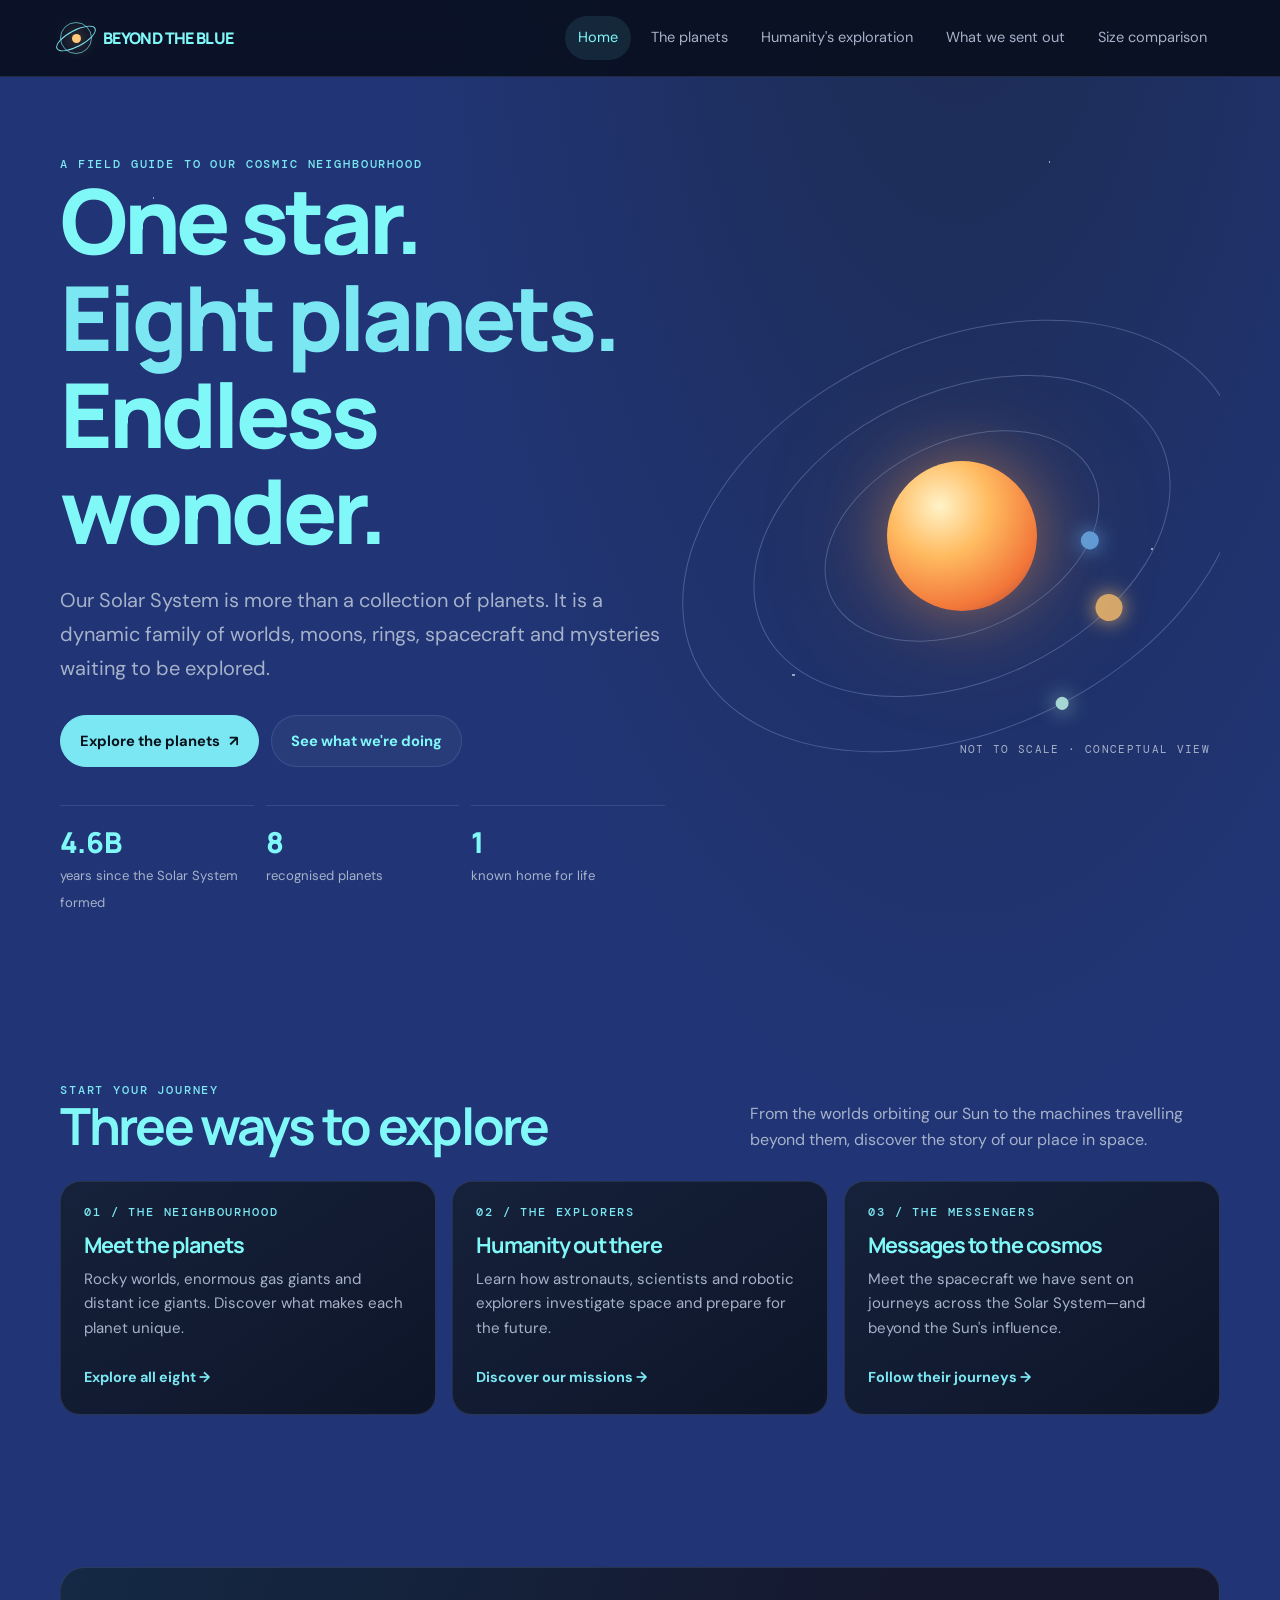
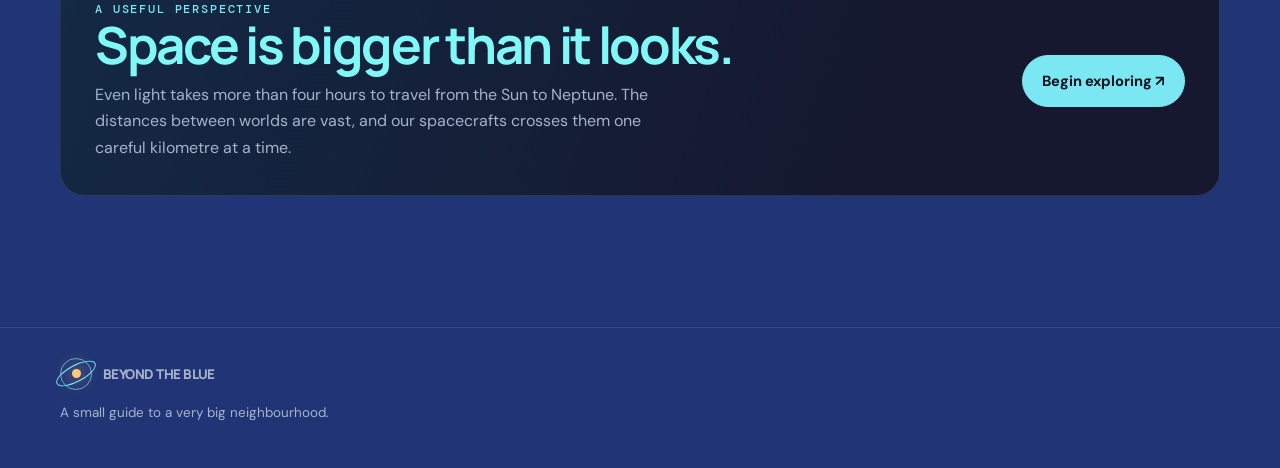
<file: index.html>
<!doctype html>
<html lang="en"><head><meta charset="utf-8"><meta name="viewport"
            content="width=device-width, initial-scale=1"><meta
            name="description"
            content="An interactive introduction to our Solar System, space exploration and humanity's spacecraft."><title>Explore
            the Solar System | Beyond the Blue</title><link rel="stylesheet"
            href="style.css"></head>
    <body><div class="starfield"></div><header class="topbar"><div
                class="shell nav"><a class="brand" href="index.html"><span
                        class="brand-mark"></span><span>BEYOND THE
                        BLUE</span></a><button class="menu-toggle"
                    aria-expanded="false"
                    aria-label="Open navigation">Menu</button><nav
                    class="navlinks"><a class="active"
                        href="index.html">Home</a><a class
                        href="planets.html">The planets</a><a class
                        href="humanity.html">Humanity's exploration</a><a class
                        href="outbound.html">What we sent
                        out</a>
                    <a class href="size.html">Size comparison</a></nav></div></header>

        <main><section class="shell hero"><div class="hero-copy"><div
                        class="eyebrow">A field guide to our cosmic
                        neighbourhood</div><h1>One star.<br><span>Eight
                            planets.</span><br>Endless wonder.</h1><p
                        class="lead">Our Solar System is more than a collection
                        of planets. It is a dynamic family of worlds, moons,
                        rings, spacecraft and mysteries waiting to be
                        explored.</p><div class="actions"><a
                            class="btn btn-primary" href="planets.html">Explore
                            the planets <span>↗</span></a><a
                            class="btn btn-ghost" href="humanity.html">See what
                            we're doing</a></div><div class="stat-row"><div
                            class="stat"><strong>4.6B</strong><span>years since
                                the Solar System formed</span></div><div
                            class="stat"><strong>8</strong><span>recognised
                                planets</span></div><div
                            class="stat"><strong>1</strong><span>known home for
                                life</span></div></div></div><div
                    class="hero-art"
                    aria-label="Stylised illustration of the Sun and planets"><div
                        class="orbit one"><i class="orb a" ></i></div><div
                        class="orbit two"><i class="orb b"></i></div><div
                        class="orbit three"><i class="orb c"></i></div><div
                        class="sun"></div><div class="orbit-label">NOT TO SCALE
                        · CONCEPTUAL VIEW</div></div>
                    <script>
                        const orbits = document.querySelectorAll(".orbit");

                        const speeds = [0.01, 0.007, 0.004];

                        const angles = [0, 120, 240];

                        function animate() {
                            orbits.forEach((orbit, index) => {
                                const planet = orbit.querySelector(".orb");

                                if (!planet) return;

                                const width = orbit.clientWidth;
                                const height = orbit.clientHeight;

                                // Update angle
                                angles[index] += speeds[index];

                                // Calculate position along the orbit
                                const x = (width / 2) * Math.cos(angles[index]);
                                const y = (height / 2) * Math.sin(angles[index]);

                                // Position planet
                                planet.style.left = `calc(50% + ${x}px)`;
                                planet.style.top = `calc(50% + ${y}px)`;
                            });

                            requestAnimationFrame(animate);
                        }

                        animate();
                    </script></section>
            <section class="section"><div class="shell"><div
                        class="section-head"><div><div class="eyebrow">Start
                                your journey</div><h2>Three ways to
                                explore</h2></div><p>From the worlds orbiting
                            our Sun to the machines travelling beyond them,
                            discover the story of our place in
                            space.</p></div><div class="grid"><article
                            class="card"><div class="eyebrow">01 / The
                                neighbourhood</div><h3>Meet the
                                planets</h3><p>Rocky worlds, enormous gas giants
                                and distant ice giants. Discover what makes each
                                planet unique.</p><a class="card-link"
                                href="planets.html">Explore all eight
                                →</a></article><article class="card"><div
                                class="eyebrow">02 / The
                                explorers</div><h3>Humanity out
                                there</h3><p>Learn how astronauts, scientists
                                and robotic explorers investigate space and
                                prepare for the future.</p><a class="card-link"
                                href="humanity.html">Discover our missions
                                →</a></article><article class="card"><div
                                class="eyebrow">03 / The
                                messengers</div><h3>Messages to the
                                cosmos</h3><p>Meet the spacecraft we have sent
                                on journeys across the Solar System—and beyond
                                the Sun's influence.</p><a class="card-link"
                                href="outbound.html">Follow their journeys
                                →</a></article></div></div></section>
            <section class="section"><div class="shell"><div
                        class="banner"><div><div class="eyebrow">A useful
                                perspective</div><h2>Space is bigger than it
                                looks.</h2><p>Even light takes more than four
                                hours to travel from the Sun to Neptune. The
                                distances between worlds are vast, and our
                                spacecrafts crosses them one careful kilometre at a
                                time.</p></div><a class="btn btn-primary"
                            href="planets.html">Begin exploring
                            ↗</a></div></div></section></main>

        <footer class="footer"><div class="shell footer-inner"><div><a
                        class="brand" href="index.html"><span
                            class="brand-mark"></span><span>BEYOND THE
                            BLUE</span></a><p style="margin:12px 0 0">A small
                        guide to a very big
                        neighbourhood.</p></div></div></footer><script
            src="script.js"></script></body></html>
</file>
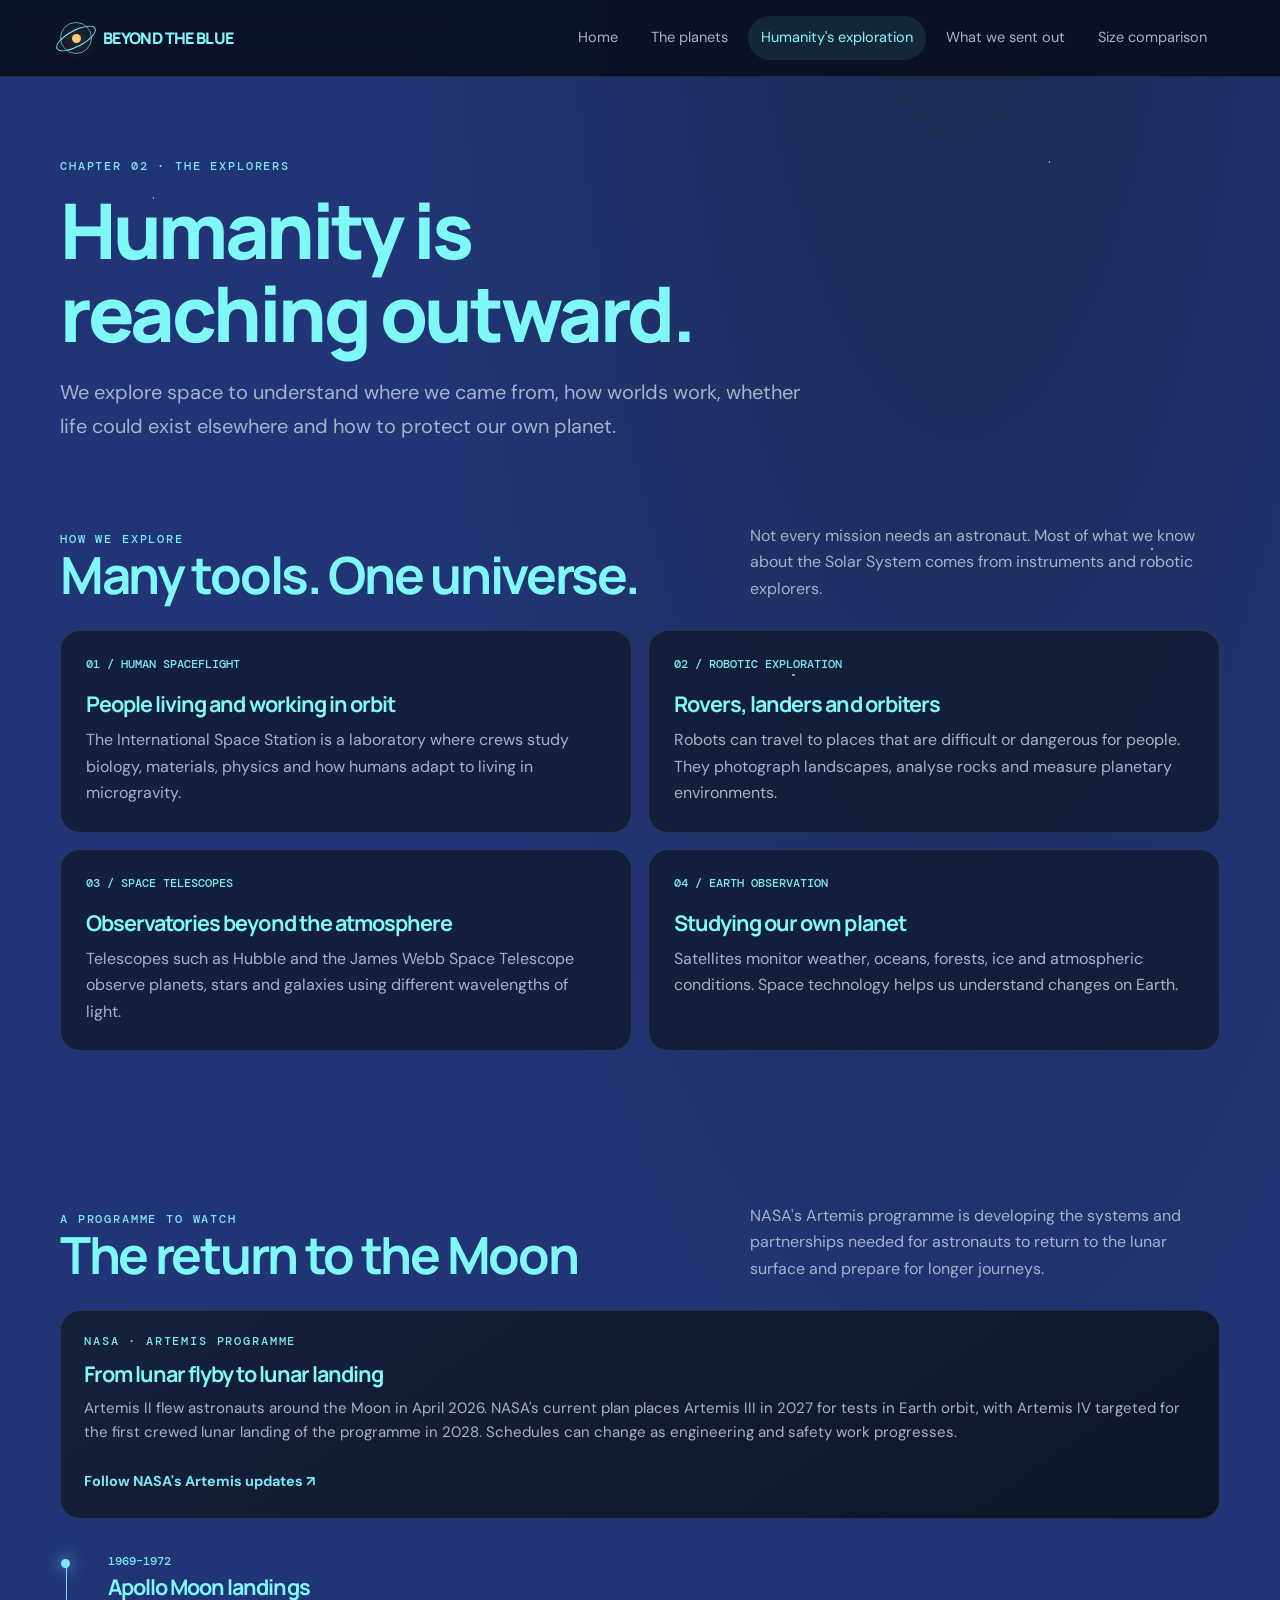
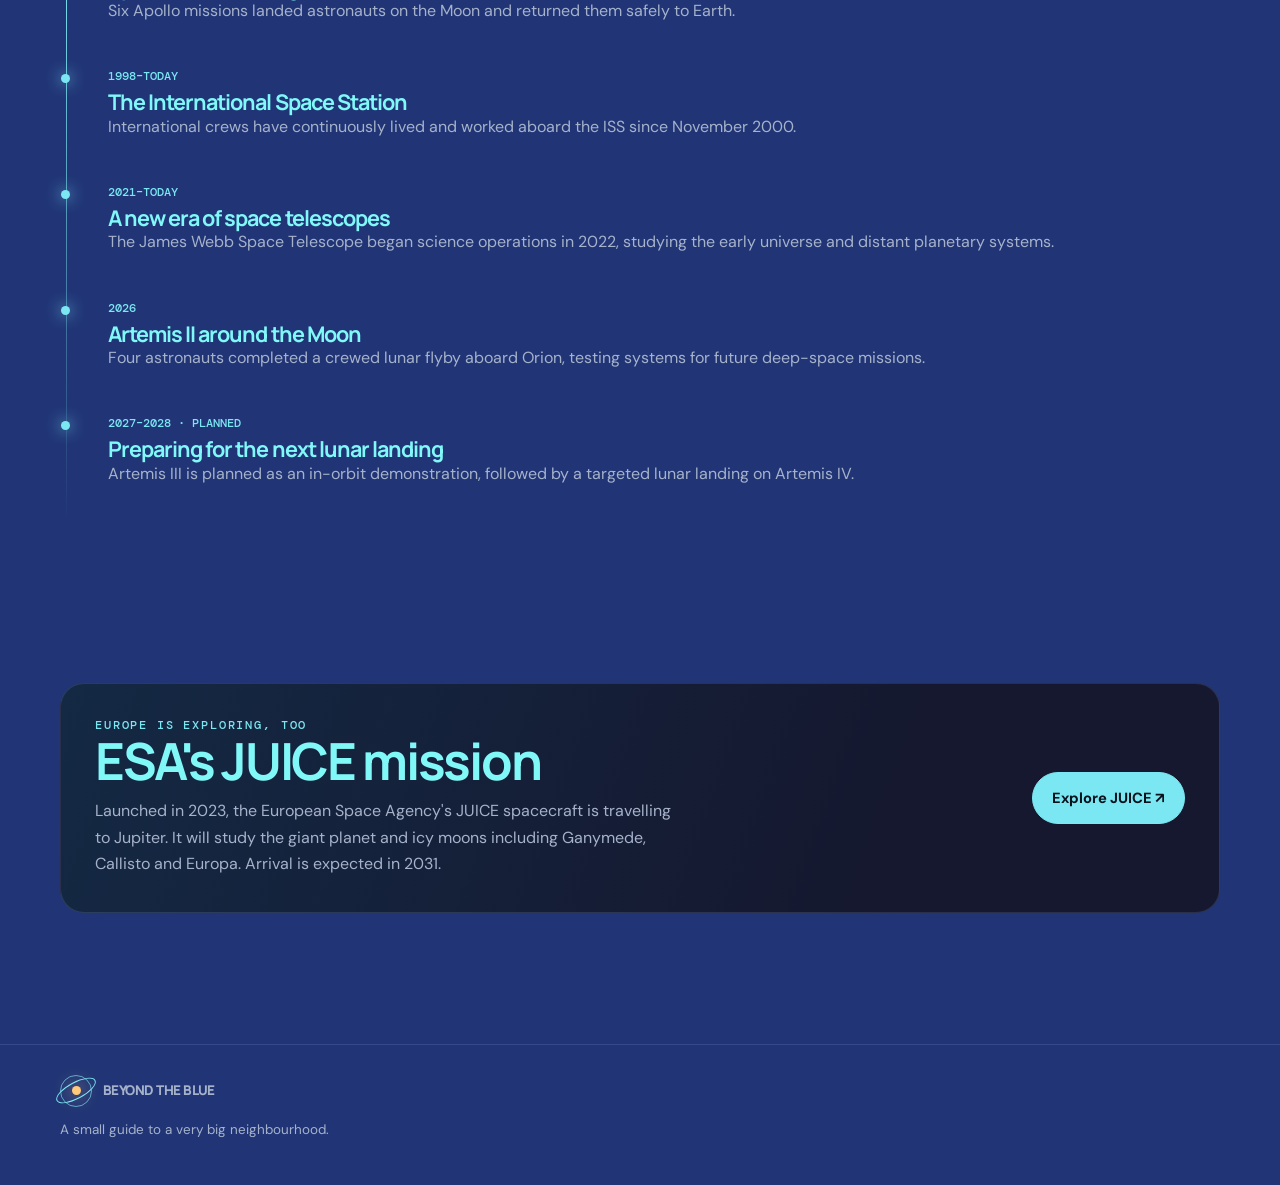
<file: humanity.html>
<!doctype html>
<html lang="en"><head><meta charset="utf-8"><meta name="viewport"
            content="width=device-width, initial-scale=1"><meta
            name="description"
            content="An interactive introduction to our Solar System, space exploration and humanity's spacecraft."><title>Humanity's
            Exploration | Beyond the Blue</title><link rel="stylesheet"
            href="style.css"></head>
    <body><div class="starfield"></div><header class="topbar"><div
                class="shell nav"><a class="brand" href="index.html"><span
                        class="brand-mark"></span><span>BEYOND THE
                        BLUE</span></a><button class="menu-toggle"
                    aria-expanded="false"
                    aria-label="Open navigation">Menu</button><nav
                    class="navlinks"><a class href="index.html">Home</a><a class
                        href="planets.html">The planets</a><a class="active"
                        href="humanity.html">Humanity's exploration</a><a class
                        href="outbound.html">What we sent
                        out</a>
                    <a class href="size.html">Size comparison</a></nav></div></header>

        <main class="shell"><section class="page-hero"><div
                    class="eyebrow">Chapter 02 · The explorers</div><h1>Humanity
                    is<br>reaching outward.</h1><p class="lead">We explore space
                    to understand where we came from, how worlds work, whether
                    life could exist elsewhere and how to protect our own
                    planet.</p></section>
            <section class="section" style="padding-top:10px"><div
                    class="section-head"><div><div class="eyebrow">How we
                            explore</div><h2>Many tools. One
                            universe.</h2></div><p>Not every mission needs an
                        astronaut. Most of what we know about the Solar System
                        comes from instruments and robotic
                        explorers.</p></div><div class="feature-grid"><article
                        class="feature"><div class="feature-number">01 / HUMAN
                            SPACEFLIGHT</div><h3>People living and working in
                            orbit</h3><p>The International Space Station is a
                            laboratory where crews study biology, materials,
                            physics and how humans adapt to living in
                            microgravity.</p></article><article
                        class="feature"><div class="feature-number">02 / ROBOTIC
                            EXPLORATION</div><h3>Rovers, landers and
                            orbiters</h3><p>Robots can travel to places that are
                            difficult or dangerous for people. They photograph
                            landscapes, analyse rocks and measure planetary
                            environments.</p></article><article
                        class="feature"><div class="feature-number">03 / SPACE
                            TELESCOPES</div><h3>Observatories beyond the
                            atmosphere</h3><p>Telescopes such as Hubble and the
                            James Webb Space Telescope observe planets, stars
                            and galaxies using different wavelengths of
                            light.</p></article><article class="feature"><div
                            class="feature-number">04 / EARTH
                            OBSERVATION</div><h3>Studying our own
                            planet</h3><p>Satellites monitor weather, oceans,
                            forests, ice and atmospheric conditions. Space
                            technology helps us understand changes on
                            Earth.</p></article></div></section>
            <section class="section"><div class="section-head"><div><div
                            class="eyebrow">A programme to watch</div><h2>The
                            return to the Moon</h2></div><p>NASA's Artemis
                        programme is developing the systems and partnerships
                        needed for astronauts to return to the lunar surface and
                        prepare for longer journeys.</p></div><div class="card"
                    style="min-height:0"><div class="eyebrow">NASA · ARTEMIS
                        PROGRAMME</div><h3>From lunar flyby to lunar
                        landing</h3><p>Artemis II flew astronauts around the
                        Moon in April 2026. NASA's current plan places Artemis
                        III in 2027 for tests in Earth orbit, with Artemis IV
                        targeted for the first crewed lunar landing of the
                        programme in 2028. Schedules can change as engineering
                        and safety work progresses.</p><a class="card-link"
                        href="https://www.nasa.gov/humans-in-space/artemis/"
                        target="_blank" rel="noopener">Follow NASA's Artemis
                        updates ↗</a></div>
                <div class="timeline"><div class="timeline-item"><div
                            class="year">1969–1972</div><h3>Apollo Moon
                            landings</h3><p>Six Apollo missions landed
                            astronauts on the Moon and returned them safely to
                            Earth.</p></div><div class="timeline-item"><div
                            class="year">1998–TODAY</div><h3>The International
                            Space Station</h3><p>International crews have
                            continuously lived and worked aboard the ISS since
                            November 2000.</p></div><div
                        class="timeline-item"><div
                            class="year">2021–TODAY</div><h3>A new era of space
                            telescopes</h3><p>The James Webb Space Telescope
                            began science operations in 2022, studying the early
                            universe and distant planetary
                            systems.</p></div><div class="timeline-item"><div
                            class="year">2026</div><h3>Artemis II around the
                            Moon</h3><p>Four astronauts completed a crewed lunar
                            flyby aboard Orion, testing systems for future
                            deep-space missions.</p></div><div
                        class="timeline-item"><div class="year">2027–2028 ·
                            PLANNED</div><h3>Preparing for the next lunar
                            landing</h3><p>Artemis III is planned as an in-orbit
                            demonstration, followed by a targeted lunar landing
                            on Artemis IV.</p></div></div></section>
            <section class="section"><div class="banner"><div><div
                            class="eyebrow">Europe is exploring,
                            too</div><h2>ESA's JUICE mission</h2><p>Launched in
                            2023, the European Space Agency's JUICE spacecraft
                            is travelling to Jupiter. It will study the giant
                            planet and icy moons including Ganymede, Callisto
                            and Europa. Arrival is expected in 2031.</p></div><a
                        class="btn btn-primary"
                        href="https://www.esa.int/Science_Exploration/Space_Science/Juice"
                        target="_blank" rel="noopener">Explore JUICE
                        ↗</a></div></section></main>

        <footer class="footer"><div class="shell footer-inner"><div><a
                        class="brand" href="index.html"><span
                            class="brand-mark"></span><span>BEYOND THE
                            BLUE</span></a><p style="margin:12px 0 0">A small
                        guide to a very big
                        neighbourhood.</p></div></div></footer><script
            src="script.js"></script></body></html>
</file>
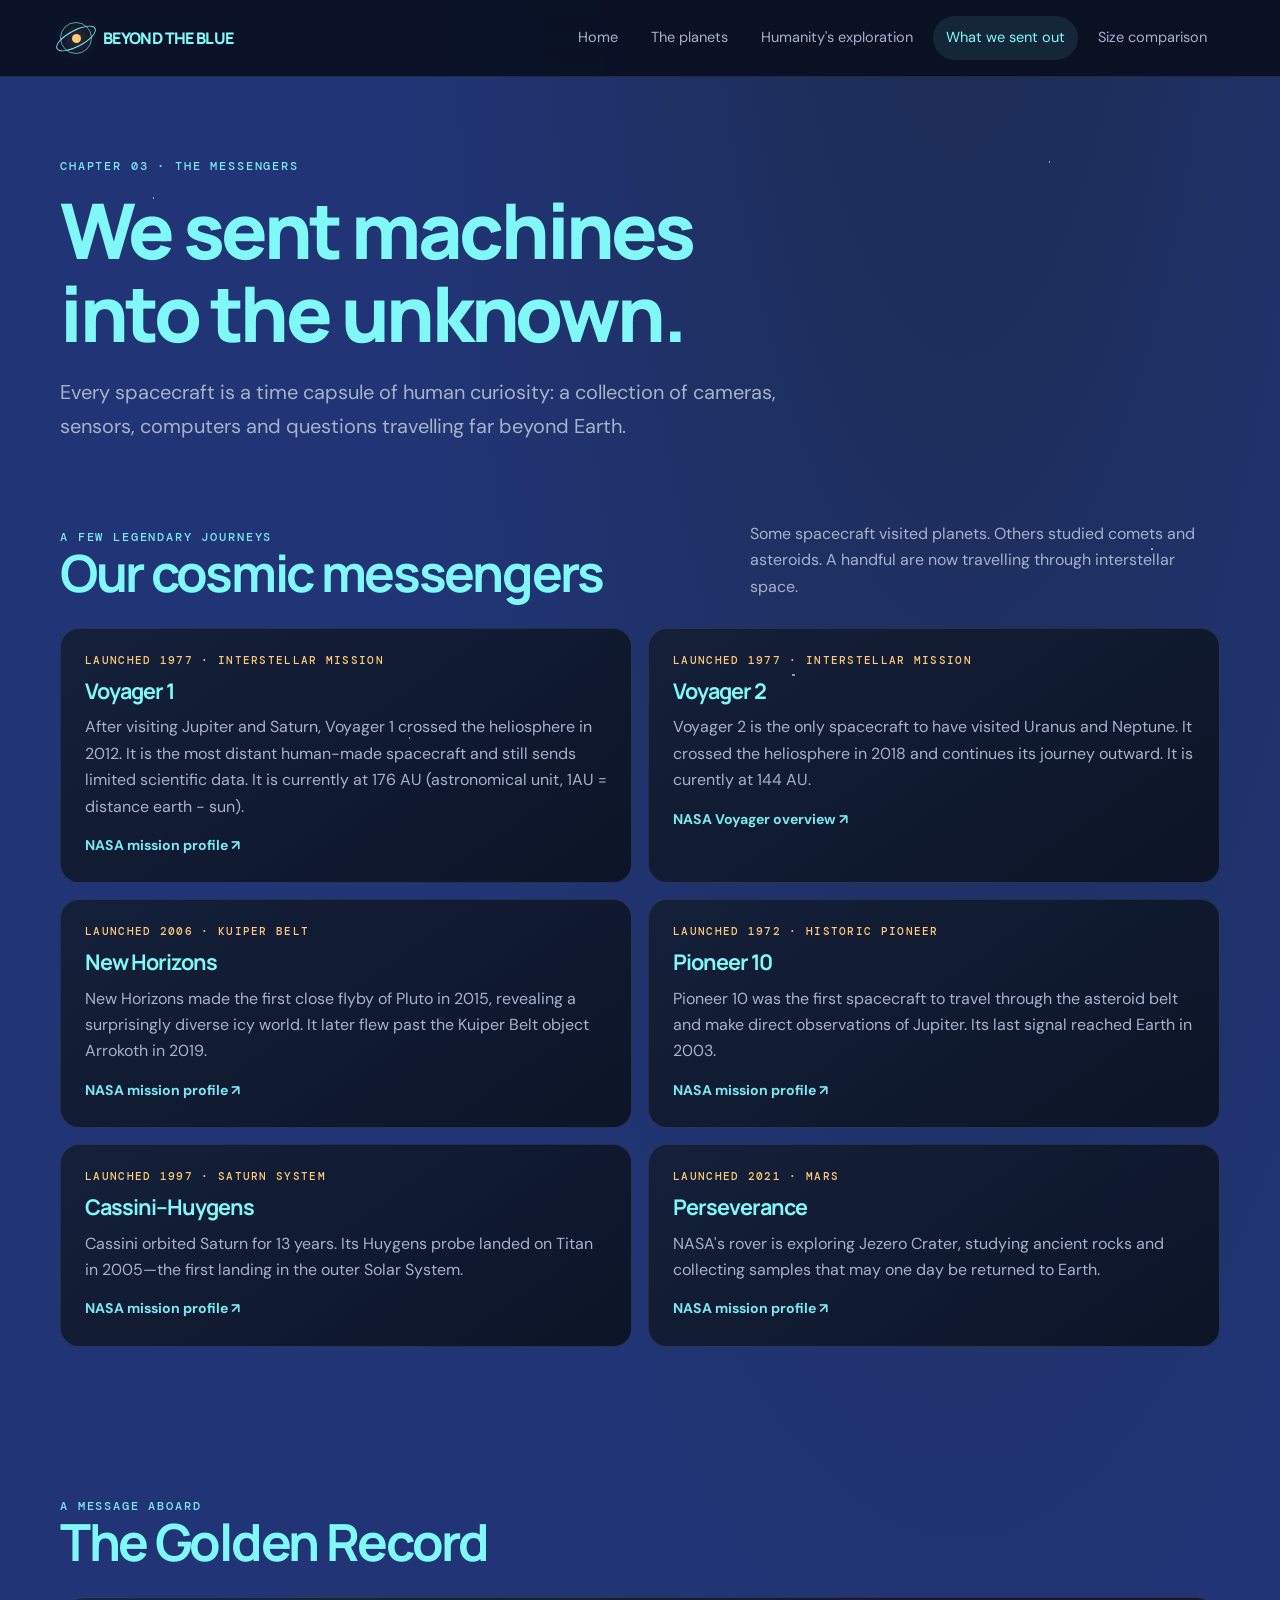
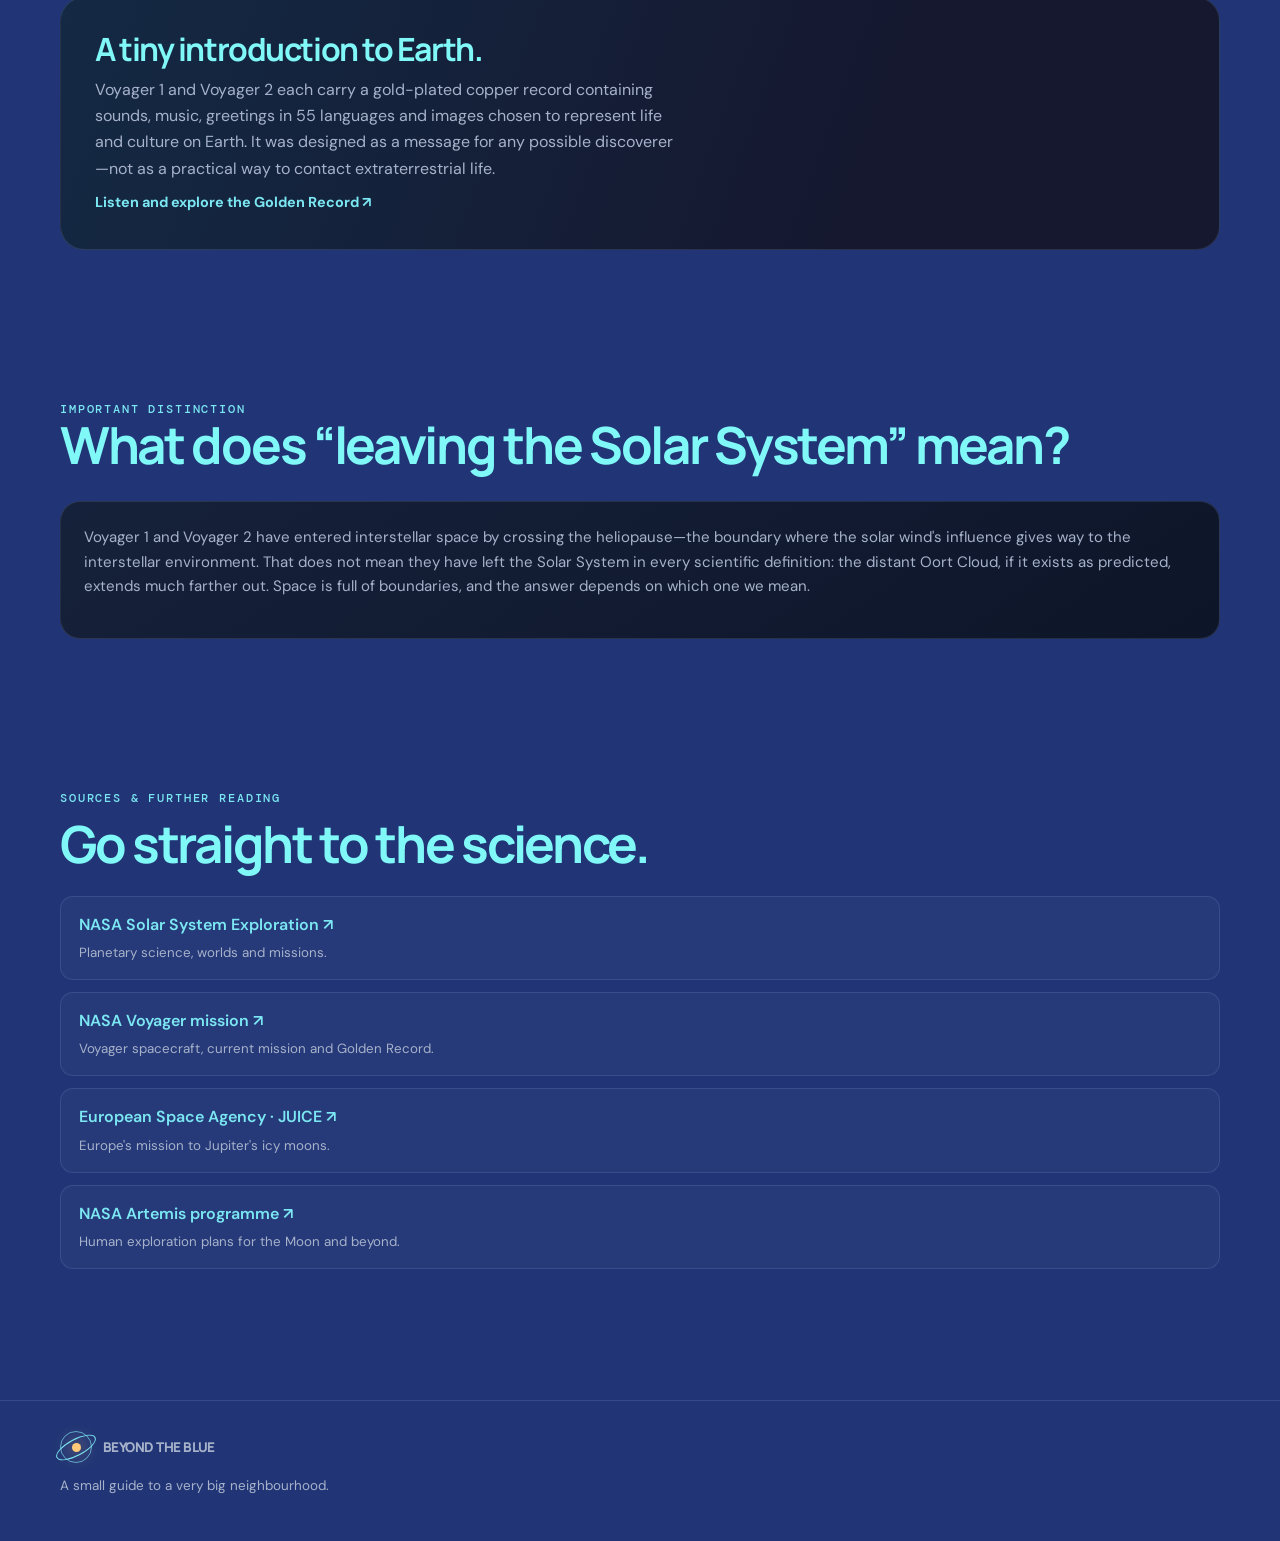
<file: outbound.html>
<!doctype html>
<html lang="en"><head><meta charset="utf-8"><meta name="viewport"
            content="width=device-width, initial-scale=1"><meta
            name="description"
            content="An interactive introduction to our Solar System, space exploration and humanity's spacecraft."><title>What
            We Sent Out | Beyond the Blue</title><link rel="stylesheet"
            href="style.css"></head>
    <body><div class="starfield"></div><header class="topbar"><div
                class="shell nav"><a class="brand" href="index.html"><span
                        class="brand-mark"></span><span>BEYOND THE
                        BLUE</span></a><button class="menu-toggle"
                    aria-expanded="false"
                    aria-label="Open navigation">Menu</button><nav
                    class="navlinks"><a class href="index.html">Home</a><a class
                        href="planets.html">The planets</a><a class
                        href="humanity.html">Humanity's exploration</a><a
                        class="active" href="outbound.html">What we sent
                        out</a>
                <a class href="size.html">Size comparison</a></nav></div></header>

        <main class="shell"><section class="page-hero"><div
                    class="eyebrow">Chapter 03 · The messengers</div><h1>We sent
                    machines<br>into the unknown.</h1><p class="lead">Every
                    spacecraft is a time capsule of human curiosity: a
                    collection of cameras, sensors, computers and questions
                    travelling far beyond Earth.</p></section>
            <section class="section" style="padding-top:8px"><div
                    class="section-head"><div><div class="eyebrow">A few
                            legendary journeys</div><h2>Our cosmic
                            messengers</h2></div><p>Some spacecraft visited
                        planets. Others studied comets and asteroids. A handful
                        are now travelling through interstellar
                        space.</p></div><div class="mission-grid">
                    <article class="mission-card"><div class="tag">Launched 1977
                            · Interstellar mission</div><h3>Voyager
                            1</h3><p>After visiting Jupiter and Saturn, Voyager
                            1 crossed the heliosphere in 2012. It is the most
                            distant human-made spacecraft and still sends
                            limited scientific data. It is currently at 176 AU (astronomical unit, 1AU = distance earth - sun).</p><a
                            href="https://science.nasa.gov/mission/voyager/voyager-1/"
                            target="_blank" rel="noopener">NASA mission profile
                            ↗</a></article>
                    <article class="mission-card"><div class="tag">Launched 1977
                            · Interstellar mission</div><h3>Voyager
                            2</h3><p>Voyager 2 is the only spacecraft to have
                            visited Uranus and Neptune. It crossed the
                            heliosphere in 2018 and continues its journey
                            outward. It is curently at 144 AU.</p><a
                            href="https://science.nasa.gov/mission/voyager/"
                            target="_blank" rel="noopener">NASA Voyager overview
                            ↗</a></article>
                    <article class="mission-card"><div class="tag">Launched 2006
                            · Kuiper Belt</div><h3>New Horizons</h3><p>New
                            Horizons made the first close flyby of Pluto in
                            2015, revealing a surprisingly diverse icy world. It
                            later flew past the Kuiper Belt object Arrokoth in
                            2019.</p><a
                            href="https://science.nasa.gov/mission/new-horizons/"
                            target="_blank" rel="noopener">NASA mission profile
                            ↗</a></article>
                    <article class="mission-card"><div class="tag">Launched 1972
                            · Historic pioneer</div><h3>Pioneer
                            10</h3><p>Pioneer 10 was the first spacecraft to
                            travel through the asteroid belt and make direct
                            observations of Jupiter. Its last signal reached
                            Earth in 2003.</p><a
                            href="https://science.nasa.gov/mission/pioneer-10/"
                            target="_blank" rel="noopener">NASA mission profile
                            ↗</a></article>
                    <article class="mission-card"><div class="tag">Launched 1997
                            · Saturn
                            system</div><h3>Cassini–Huygens</h3><p>Cassini
                            orbited Saturn for 13 years. Its Huygens probe
                            landed on Titan in 2005—the first landing in the
                            outer Solar System.</p><a
                            href="https://science.nasa.gov/mission/cassini/"
                            target="_blank" rel="noopener">NASA mission profile
                            ↗</a></article>
                    <article class="mission-card"><div class="tag">Launched 2021
                            · Mars</div><h3>Perseverance</h3><p>NASA's rover is
                            exploring Jezero Crater, studying ancient rocks and
                            collecting samples that may one day be returned to
                            Earth.</p><a
                            href="https://science.nasa.gov/mission/mars-2020-perseverance/"
                            target="_blank" rel="noopener">NASA mission profile
                            ↗</a></article>
                </div></section>
            <section class="section"><div class="section-head"><div><div
                            class="eyebrow">A message aboard</div><h2>The Golden
                            Record</h2></div></div><div class="banner"><div><h2
                            style="font-size:2rem">A tiny introduction to
                            Earth.</h2><p>Voyager 1 and Voyager 2 each carry a
                            gold-plated copper record containing sounds, music,
                            greetings in 55 languages and images chosen to
                            represent life and culture on Earth. It was designed
                            as a message for any possible discoverer—not as a
                            practical way to contact extraterrestrial
                            life.</p><a class="card-link"
                            href="https://science.nasa.gov/mission/voyager/golden-record/"
                            target="_blank" rel="noopener">Listen and explore
                            the Golden Record ↗</a></div></div></section>
            <section class="section"><div class="section-head"><div><div
                            class="eyebrow">Important distinction</div><h2>What
                            does “leaving the Solar System”
                            mean?</h2></div></div><div class="card"
                    style="min-height:0"><p>Voyager 1 and Voyager 2 have entered
                        interstellar space by crossing the heliopause—the
                        boundary where the solar wind's influence gives way to
                        the interstellar environment. That does not mean they
                        have left the Solar System in every scientific
                        definition: the distant Oort Cloud, if it exists as
                        predicted, extends much farther out. Space is full of
                        boundaries, and the answer depends on which one we
                        mean.</p></div></section>
            <section class="section"><div class="eyebrow">Sources & further
                    reading</div><h2 style="margin:10px 0 24px">Go straight to
                    the science.</h2><div class="sources"><div class="source"><a
                            href="https://science.nasa.gov/solar-system/"
                            target="_blank" rel="noopener">NASA Solar System
                            Exploration ↗</a><small>Planetary science, worlds
                            and missions.</small></div><div class="source"><a
                            href="https://science.nasa.gov/mission/voyager/"
                            target="_blank" rel="noopener">NASA Voyager mission
                            ↗</a><small>Voyager spacecraft, current mission and
                            Golden Record.</small></div><div class="source"><a
                            href="https://www.esa.int/Science_Exploration/Space_Science/Juice"
                            target="_blank" rel="noopener">European Space Agency
                            · JUICE ↗</a><small>Europe's mission to Jupiter's
                            icy moons.</small></div><div class="source"><a
                            href="https://www.nasa.gov/humans-in-space/artemis/"
                            target="_blank" rel="noopener">NASA Artemis
                            programme ↗</a><small>Human exploration plans for
                            the Moon and
                            beyond.</small></div></div></section></main>

        <footer class="footer"><div class="shell footer-inner"><div><a
                        class="brand" href="index.html"><span
                            class="brand-mark"></span><span>BEYOND THE
                            BLUE</span></a><p style="margin:12px 0 0">A small
                        guide to a very big
                        neighbourhood.</p></div></div></footer><script
            src="script.js"></script></body></html>
</file>
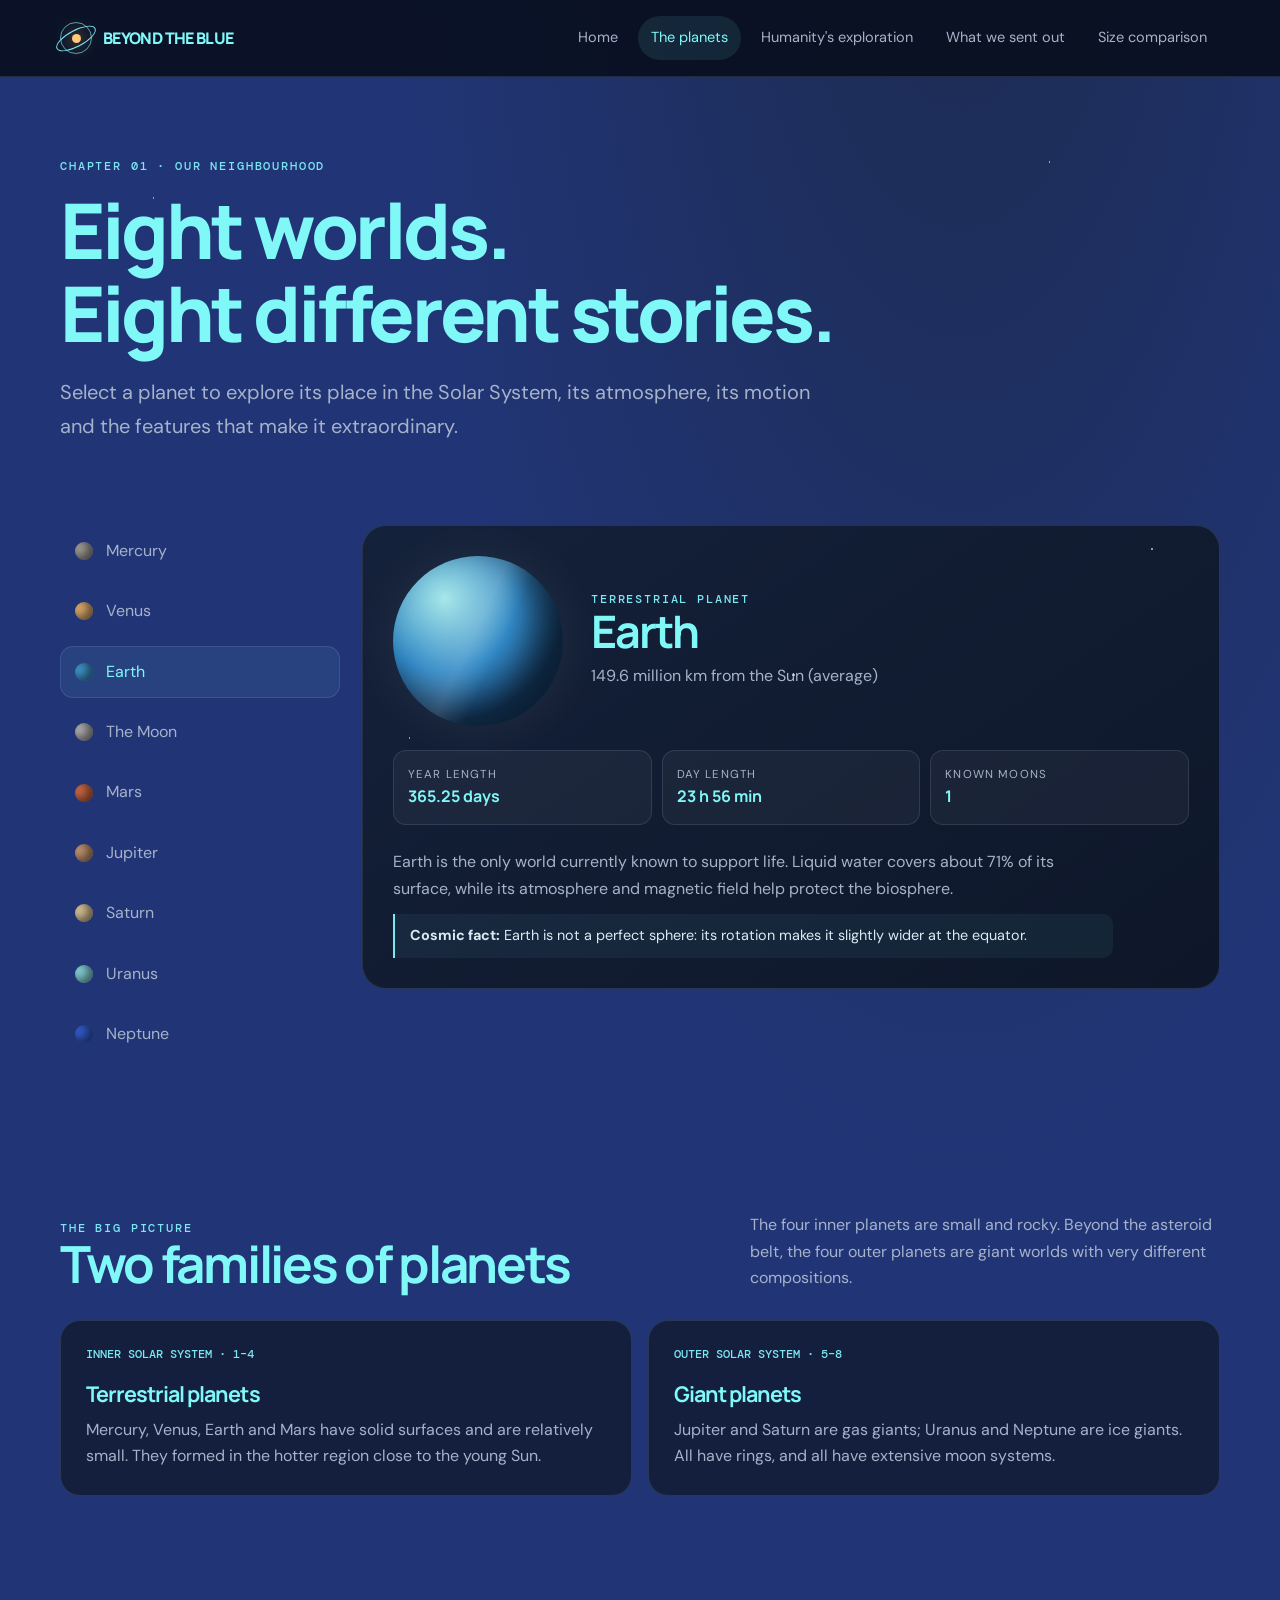
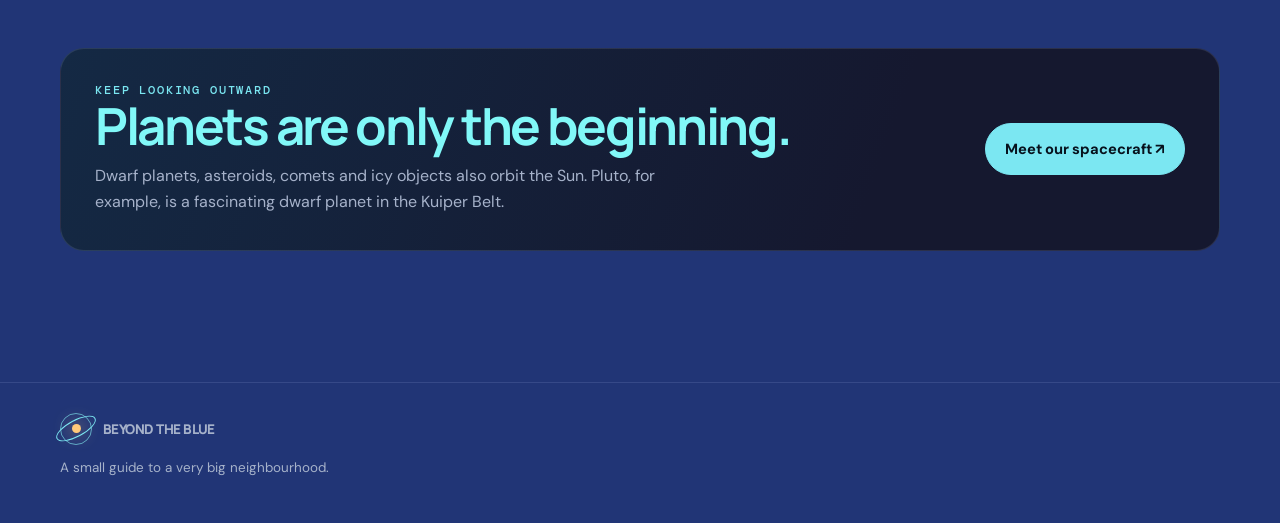
<file: planets.html>
<!doctype html>
<html lang="en"><head><meta charset="utf-8"><meta name="viewport"
            content="width=device-width, initial-scale=1"><meta
            name="description"
            content="An interactive introduction to our Solar System, space exploration and humanity's spacecraft."><title>The
            Planets | Beyond the Blue</title><link rel="stylesheet"
            href="style.css"></head>
    <body><div class="starfield"></div><header class="topbar"><div
                class="shell nav"><a class="brand" href="index.html"><span
                        class="brand-mark"></span><span>BEYOND THE
                        BLUE</span></a><button class="menu-toggle"
                    aria-expanded="false"
                    aria-label="Open navigation">Menu</button><nav
                    class="navlinks"><a class href="index.html">Home</a><a
                        class="active" href="planets.html">The planets</a><a
                        class href="humanity.html">Humanity's exploration</a><a
                        class href="outbound.html">What we sent
                        out</a>
                    <a class href="size.html">Size comparison</a></nav></div></header>

        <main class="shell"><section class="page-hero"><div
                    class="eyebrow">Chapter 01 · Our
                    neighbourhood</div><h1>Eight worlds.<br>Eight different
                    stories.</h1><p class="lead">Select a planet to explore its
                    place in the Solar System, its atmosphere, its motion and
                    the features that make it extraordinary.</p></section>
            <section class="section" style="padding-top:12px"><div
                    class="planet-layout"><div class="planet-list"
                        aria-label="Choose a planet">
                        <button class="planet-tab" data-planet="Mercury"><span
                                class="planet-dot"
                                style="background:#9c9892"></span>Mercury</button><button
                            class="planet-tab" data-planet="Venus"><span
                                class="planet-dot"
                                style="background:#d6a56a"></span>Venus</button><button
                            class="planet-tab" data-planet="Earth"><span
                                class="planet-dot"
                                style="background:#3c91c5"></span>Earth</button><button
                            class="planet-tab" data-planet="Moon"><span
                                class="planet-dot"
                                style="background:darkgray"></span>The Moon</button><button
                            class="planet-tab" data-planet="Mars"><span
                                class="planet-dot"
                                style="background:#c76542"></span>Mars</button><button
                            class="planet-tab" data-planet="Jupiter"><span
                                class="planet-dot"
                                style="background:#bd906c"></span>Jupiter</button><button
                            class="planet-tab" data-planet="Saturn"><span
                                class="planet-dot"
                                style="background:#d3bd91"></span>Saturn</button><button
                            class="planet-tab" data-planet="Uranus"><span
                                class="planet-dot"
                                style="background:#80cbd1"></span>Uranus</button><button
                            class="planet-tab" data-planet="Neptune"><span
                                class="planet-dot"
                                style="background:#315ac6"></span>Neptune</button></div>
                    <div class="planet-panel" id="planet-panel"
                        aria-live="polite"></div></div></section>
            <section class="section"><div class="section-head"><div><div
                            class="eyebrow">The big picture</div><h2>Two
                            families of planets</h2></div><p>The four inner
                        planets are small and rocky. Beyond the asteroid belt,
                        the four outer planets are giant worlds with very
                        different compositions.</p></div><div
                    class="feature-grid"><article class="feature"><div
                            class="feature-number">INNER SOLAR SYSTEM ·
                            1–4</div><h3>Terrestrial planets</h3><p>Mercury,
                            Venus, Earth and Mars have solid surfaces and are
                            relatively small. They formed in the hotter region
                            close to the young Sun.</p></article><article
                        class="feature"><div class="feature-number">OUTER SOLAR
                            SYSTEM · 5–8</div><h3>Giant planets</h3><p>Jupiter
                            and Saturn are gas giants; Uranus and Neptune are
                            ice giants. All have rings, and all have extensive
                            moon systems.</p></article></div></section>
            <section class="section"><div class="banner"><div><div
                            class="eyebrow">Keep looking
                            outward</div><h2>Planets are only the
                            beginning.</h2><p>Dwarf planets, asteroids, comets
                            and icy objects also orbit the Sun. Pluto, for
                            example, is a fascinating dwarf planet in the Kuiper
                            Belt.</p></div><a class="btn btn-primary"
                        href="outbound.html">Meet our spacecraft
                        ↗</a></div></section></main>

        <footer class="footer"><div class="shell footer-inner"><div><a
                        class="brand" href="index.html"><span
                            class="brand-mark"></span><span>BEYOND THE
                            BLUE</span></a><p style="margin:12px 0 0">A small
                        guide to a very big
                        neighbourhood.</p></div></div></footer><script
            src="script.js"></script></body></html>
</file>
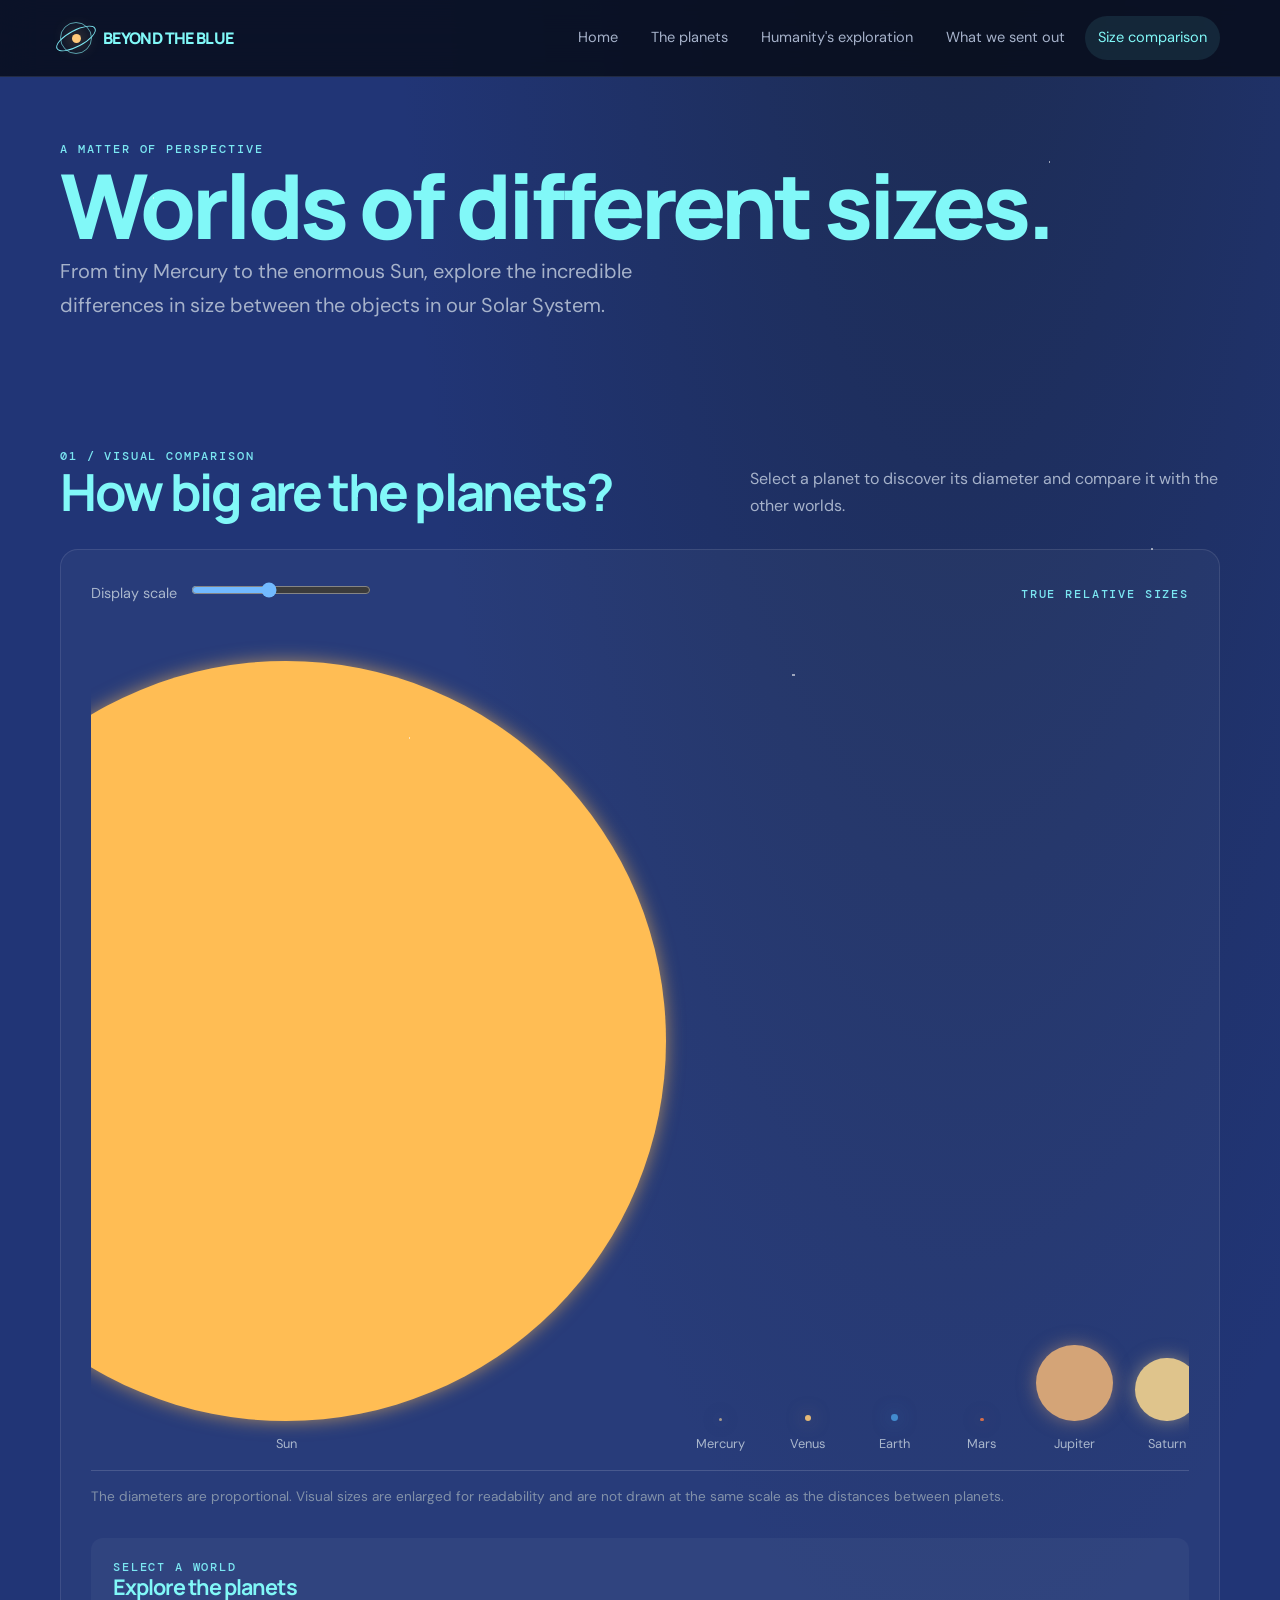
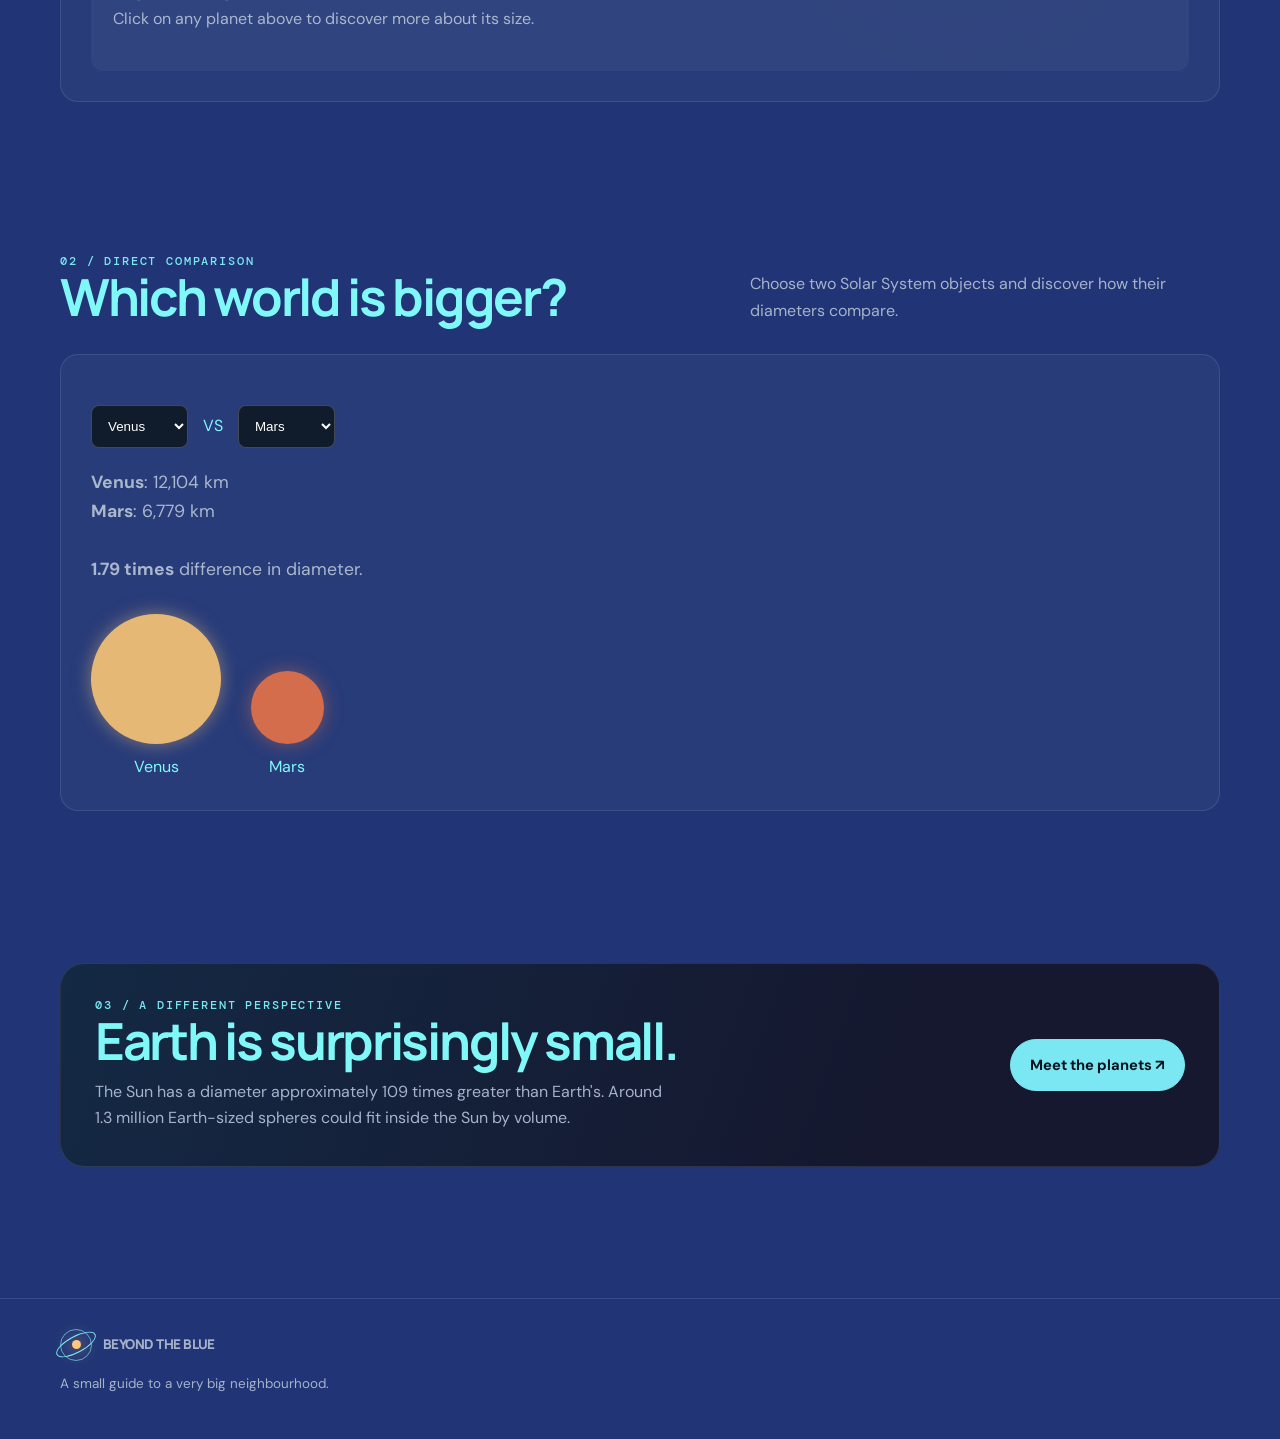
<file: size.html>
<!doctype html>
<html lang="en">
<head>
    <meta charset="utf-8">
    <meta name="viewport" content="width=device-width, initial-scale=1">
    <meta name="description" content="Compare the sizes of the Sun and planets in our Solar System.">
    <title>Size Comparison | Beyond the Blue</title>
    <link rel="stylesheet" href="style.css">

    <style>
        .size-intro {
            padding-top: 65px;
            padding-bottom: 35px;
        }

        .comparison-panel {
            background: rgba(255,255,255,0.035);
            border: 1px solid rgba(255,255,255,0.1);
            border-radius: 18px;
            padding: 30px;
            margin-top: 30px;
        }

        .comparison-controls {
            display: flex;
            flex-wrap: wrap;
            gap: 20px;
            align-items: center;
            justify-content: space-between;
            margin-bottom: 25px;
        }

        .comparison-controls label {
            color: #aab7cc;
            font-size: 0.9rem;
        }

        .comparison-controls input {
            accent-color: #72baff;
            width: 180px;
            margin-left: 10px;
        }

        .planet-display {
            min-height: 280px;
            display: flex;
            align-items: flex-end;
            justify-content: center;
            gap: 22px;
            padding: 30px 10px 15px;
            overflow-x: auto;
            overflow-y: hidden;
            border-bottom: 1px solid rgba(255,255,255,0.15);
        }

        .planet-item {
            flex: 0 0 auto;
            display: flex;
            flex-direction: column;
            align-items: center;
            justify-content: flex-end;
            gap: 12px;
            cursor: pointer;
            min-width: 65px;
        }

        .planet-circle {
            width: var(--size);
            height: var(--size);
            max-width: none;
            max-height: none;
            min-width: 2px;
            min-height: 2px;
            border-radius: 50%;
            background: var(--planet-color);
            box-shadow: 0 0 18px var(--planet-glow);
            transition: transform 0.2s, box-shadow 0.2s;
        }

        .planet-item:hover .planet-circle,
        .planet-item.selected .planet-circle {
            transform: scale(1.12);
            box-shadow: 0 0 28px var(--planet-glow);
        }

        .planet-item span {
            color: #aab7cc;
            font-size: 0.8rem;
            white-space: nowrap;
        }

        .planet-info {
            margin-top: 30px;
            padding: 22px;
            background: rgba(255,255,255,0.04);
            border-radius: 12px;
            min-height: 130px;
        }

        .planet-info h3 {
            margin-bottom: 8px;
        }

        .planet-info p {
            color: #aab7cc;
        }

        .planet-stats {
            display: flex;
            flex-wrap: wrap;
            gap: 35px;
            margin-top: 15px;
        }

        .planet-stats strong {
            display: block;
            font-size: 1.3rem;
        }

        .planet-stats span {
            color: #aab7cc;
            font-size: 0.8rem;
        }

        .size-note {
            color: #8291a9;
            font-size: 0.85rem;
            margin-top: 15px;
        }

        .comparison-selectors {
            display: flex;
            flex-wrap: wrap;
            gap: 15px;
            margin-top: 20px;
        }

        .comparison-selectors select {
            padding: 12px;
            background: #101b2b;
            color: white;
            border: 1px solid rgba(255,255,255,0.2);
            border-radius: 8px;
        }

        .ratio-result {
            margin-top: 20px;
            font-size: 1.1rem;
            color: #aab7cc;
        }

        @media(max-width: 600px) {
            .comparison-panel {
                padding: 18px;
            }

            .planet-display {
                justify-content: flex-start;
            }
        }
    </style>
</head>

<body>
    <div class="starfield"></div>

    <header class="topbar">
        <div class="shell nav">
            <a class="brand" href="index.html">
                <span class="brand-mark"></span>
                <span>BEYOND THE BLUE</span>
            </a>

            <button class="menu-toggle"
                aria-expanded="false"
                aria-label="Open navigation">Menu</button>

            <nav class="navlinks">
                <a href="index.html">Home</a>
                <a href="planets.html">The planets</a>
                <a href="humanity.html">Humanity's exploration</a>
                <a href="outbound.html">What we sent out</a>
                <a class="active" href="size.html">Size comparison</a>
            </nav>
        </div>
    </header>

    <main>
        <section class="shell size-intro">
            <div class="eyebrow">A matter of perspective</div>

            <h1>Worlds of <span>different sizes.</span></h1>

            <p class="lead">
                From tiny Mercury to the enormous Sun, explore the
                incredible differences in size between the objects
                in our Solar System.
            </p>
        </section>

        <section class="section">
            <div class="shell">

                <div class="section-head">
                    <div>
                        <div class="eyebrow">01 / Visual comparison</div>
                        <h2>How big are the planets?</h2>
                    </div>

                    <p>
                        Select a planet to discover its diameter
                        and compare it with the other worlds.
                    </p>
                </div>

                <div class="comparison-panel">

                    <div class="comparison-controls">
                        <div>
                            <label for="scale">
                                Display scale
                            </label>
                            <input type="range" id="scale"
                                min="1" max="8" value="4">
                        </div>

                        <div>
                            <span class="eyebrow">TRUE RELATIVE SIZES</span>
                        </div>
                    </div>

                    <div class="planet-display" id="planetDisplay">
                    </div>

                    <p class="size-note">
                        The diameters are proportional. Visual sizes
                        are enlarged for readability and are not
                        drawn at the same scale as the distances
                        between planets.
                    </p>

                    <div class="planet-info" id="planetInfo">
                        <div class="eyebrow">SELECT A WORLD</div>
                        <h3>Explore the planets</h3>
                        <p>
                            Click on any planet above to discover
                            more about its size.
                        </p>
                    </div>

                </div>

            </div>
        </section>

        <section class="section">
            <div class="shell">

                <div class="section-head">
                    <div>
                        <div class="eyebrow">02 / Direct comparison</div>
                        <h2>Which world is bigger?</h2>
                    </div>

                    <p>
                        Choose two Solar System objects and
                        discover how their diameters compare.
                    </p>
                </div>

                <div class="comparison-panel">

                    <div class="comparison-selectors">
                        <select id="objectA"></select>
                        <span style="align-self:center">VS</span>
                        <select id="objectB"></select>
                    </div>

                    <div class="ratio-result" id="ratioResult">
                        Select two objects to compare.
                    </div>

                    <div id="ratioVisual"
                        style="display:flex;align-items:flex-end;gap:30px;margin-top:30px;min-height:150px;">
                    </div>

                </div>
            </div>
        </section>

        <section class="section">
            <div class="shell">
                <div class="banner">
                    <div>
                        <div class="eyebrow">03 / A different perspective</div>
                        <h2>Earth is surprisingly small.</h2>
                        <p>
                            The Sun has a diameter approximately
                            109 times greater than Earth's.
                            Around 1.3 million Earth-sized spheres
                            could fit inside the Sun by volume.
                        </p>
                    </div>

                    <a class="btn btn-primary" href="planets.html">
                        Meet the planets ↗
                    </a>
                </div>
            </div>
        </section>
    </main>

    <footer class="footer">
        <div class="shell footer-inner">
            <div>
                <a class="brand" href="index.html">
                    <span class="brand-mark"></span>
                    <span>BEYOND THE BLUE</span>
                </a>
                <p style="margin:12px 0 0">
                    A small guide to a very big neighbourhood.
                </p>
            </div>
        </div>
    </footer>

    <script>
        // Planet data: mean diameters in kilometres

        const objects = [
            {
                name: "Sun",
                diameter: 1392700,
                color: "#ffbd54",
                glow: "rgba(255,189,84,0.6)",
                description: "The star at the centre of our Solar System. Its enormous gravitational influence keeps the planets in orbit."
            },
            {
                name: "Mercury",
                diameter: 4879,
                color: "#a99c8b",
                glow: "rgba(169,156,139,0.5)",
                description: "The smallest planet in our Solar System. Mercury is a rocky world with a heavily cratered surface."
            },
            {
                name: "Venus",
                diameter: 12104,
                color: "#e5b875",
                glow: "rgba(229,184,117,0.5)",
                description: "Similar in size to Earth, Venus has a thick atmosphere and an extremely hot surface."
            },
            {
                name: "Earth",
                diameter: 12742,
                color: "#428bce",
                glow: "rgba(66,139,206,0.6)",
                description: "Our home planet. Earth is the only world currently known to support life."
            },
            {
                name: "Mars",
                diameter: 6779,
                color: "#d36d4c",
                glow: "rgba(211,109,76,0.5)",
                description: "The Red Planet is smaller than Earth and contains the largest volcano in the Solar System."
            },
            {
                name: "Jupiter",
                diameter: 139820,
                color: "#d4a477",
                glow: "rgba(212,164,119,0.5)",
                description: "The largest planet in our Solar System."
            },
            {
                name: "Saturn",
                diameter: 116460,
                color: "#dfc48c",
                glow: "rgba(223,196,140,0.5)",
                description: "A gas giant famous for its spectacular ring system."
            },
            {
                name: "Uranus",
                diameter: 50724,
                color: "#8bcbd1",
                glow: "rgba(139,203,209,0.5)",
                description: "An ice giant with a blue-green appearance."
            },
            {
                name: "Neptune",
                diameter: 49244,
                color: "#4269bd",
                glow: "rgba(66,105,189,0.5)",
                description: "The most distant recognised planet from the Sun."
            }

        ];

        const display = document.getElementById("planetDisplay");
        const scaleSlider = document.getElementById("scale");
        const info = document.getElementById("planetInfo");

        let selectedObject = null;

        // Generate the planet display

        function renderPlanets() {
            display.innerHTML = "";

            const scale = Number(scaleSlider.value);

            // Maximum diameter displayed in pixels
            const maxSize = 190;

            objects.forEach((object, index) => {

                // Diameter is proportional to the largest object
                const size = Math.max(
                    3,
                    (object.diameter / 1392700) * maxSize * scale
                );

                const item = document.createElement("div");
                item.className = "planet-item";

                if (selectedObject === index) {
                    item.classList.add("selected");
                }

                const circle = document.createElement("div");
                circle.className = "planet-circle";

                circle.style.setProperty("--size", size + "px");
                circle.style.setProperty("--planet-color", object.color);
                circle.style.setProperty("--planet-glow", object.glow);

                const name = document.createElement("span");
                name.textContent = object.name;

                item.appendChild(circle);
                item.appendChild(name);

                item.addEventListener("click", () => {
                    selectedObject = index;
                    showInfo(index);
                    renderPlanets();
                });

                display.appendChild(item);
            });
        }

        // Display selected object information

        function showInfo(index) {
            const object = objects[index];

            info.innerHTML = `
                <div class="eyebrow">PLANETARY PROFILE</div>
                <h3>${object.name}</h3>
                <p>${object.description}</p>

                <div class="planet-stats">
                    <div>
                        <strong>${object.diameter.toLocaleString("en-US")} km</strong>
                        <span>Mean diameter</span>
                    </div>

                    <div>
                        <strong>${(object.diameter / 12742).toFixed(2)}×</strong>
                        <span>Earth's diameter</span>
                    </div>
                </div>
            `;
        }

        scaleSlider.addEventListener("input", renderPlanets);

        // Comparison mode

        const selectA = document.getElementById("objectA");
        const selectB = document.getElementById("objectB");

        objects.forEach((object, index) => {
            const optionA = document.createElement("option");
            const optionB = document.createElement("option");

            optionA.value = index;
            optionB.value = index;

            optionA.textContent = object.name;
            optionB.textContent = object.name;

            selectA.appendChild(optionA);
            selectB.appendChild(optionB);
        });

        // Default comparison: Earth vs Jupiter

        selectA.value = 2;
        selectB.value = 4;

        function compareObjects() {
            const a = objects[Number(selectA.value)];
            const b = objects[Number(selectB.value)];

            const ratio = Math.max(a.diameter, b.diameter) /
                          Math.min(a.diameter, b.diameter);

            const result = document.getElementById("ratioResult");
            const visual = document.getElementById("ratioVisual");

            result.innerHTML = `
                <strong>${a.name}</strong>:
                ${a.diameter.toLocaleString("en-US")} km<br>

                <strong>${b.name}</strong>:
                ${b.diameter.toLocaleString("en-US")} km<br><br>

                <strong>${ratio.toFixed(2)} times</strong>
                difference in diameter.
            `;

            visual.innerHTML = "";

            [a, b].forEach(object => {
                const wrapper = document.createElement("div");

                wrapper.style.display = "flex";
                wrapper.style.flexDirection = "column";
                wrapper.style.alignItems = "center";
                wrapper.style.gap = "10px";

                const circle = document.createElement("div");

                // Both objects use the same pixel-to-km scale
                const size = Math.max(
                    3,
                    object.diameter / Math.max(a.diameter, b.diameter) * 130
                );

                circle.style.width = size + "px";
                circle.style.height = size + "px";
                circle.style.borderRadius = "50%";
                circle.style.background = object.color;
                circle.style.boxShadow = `0 0 18px ${object.glow}`;

                const label = document.createElement("span");
                label.textContent = object.name;

                wrapper.appendChild(circle);
                wrapper.appendChild(label);

                visual.appendChild(wrapper);
            });
        }

        selectA.addEventListener("change", compareObjects);
        selectB.addEventListener("change", compareObjects);

        // Initial rendering

        renderPlanets();
        compareObjects();

    </script>

    <script src="script.js"></script>
</body>
</html>
</file>
<file: style.css>
@import url('https://fonts.googleapis.com/css2?family=DM+Mono:wght@400;500&family=DM+Sans:wght@400;500;600;700&family=Manrope:wght@400;500;600;700;800&display=swap');

:root {
    --bg: #213576;
    --panel: #10182b;
    --panel2: #131f35;
    --text: #81f8f8;
    --muted: #a6b2ca;
    --line: rgba(190, 207, 255, .13);
    --cyan: #7be7f2;
    --gold: #ffc979;
    --violet: #a99bff;
    --max: 1160px
}

* {
    box-sizing: border-box
}

html {
    scroll-behavior: smooth
}

body {
    margin: 0;
    background: radial-gradient(ellipse at 75% -10%, #1c2b50 0, transparent 42%), var(--bg);
    color: var(--text);
    font-family: 'DM Sans', sans-serif;
    line-height: 1.65
}

a {
    color: inherit;
    text-decoration: none
}

button {
    font: inherit
}

.shell {
    width: min(var(--max), calc(100% - 48px));
    margin: auto
}

.topbar {
    position: sticky;
    top: 0;
    z-index: 30;
    background: rgba(7, 11, 24, .82);
    backdrop-filter: blur(18px);
    border-bottom: 1px solid var(--line)
}

.nav {
    height: 76px;
    display: flex;
    align-items: center;
    justify-content: space-between;
    gap: 24px
}

.brand {
    display: flex;
    align-items: center;
    gap: 11px;
    font-family: Manrope, sans-serif;
    font-weight: 800;
    letter-spacing: -.04em
}

.brand-mark {
    width: 32px;
    height: 32px;
    border: 1px solid rgba(123, 231, 242, .65);
    border-radius: 50%;
    position: relative;
    display: grid;
    place-items: center
}

.brand-mark:before {
    content: "";
    width: 9px;
    height: 9px;
    border-radius: 50%;
    background: var(--gold);
    box-shadow: 0 0 18px var(--gold)
}

.brand-mark:after {
    content: "";
    position: absolute;
    width: 42px;
    height: 15px;
    border: 1px solid var(--cyan);
    border-radius: 50%;
    transform: rotate(-28deg)
}

.navlinks {
    display: flex;
    align-items: center;
    gap: 7px
}

.navlinks a {
    font-size: .91rem;
    color: var(--muted);
    padding: 10px 13px;
    border-radius: 999px;
    transition: .2s
}

.navlinks a:hover,
.navlinks a.active {
    color: var(--text);
    background: rgba(123, 231, 242, .1)
}

.menu-toggle {
    display: none;
    background: none;
    color: var(--text);
    border: 1px solid var(--line);
    border-radius: 10px;
    padding: 8px 12px
}

.eyebrow {
    font: 500 .72rem 'DM Mono', monospace;
    letter-spacing: .16em;
    text-transform: uppercase;
    color: var(--cyan)
}

h1,
h2,
h3 {
    font-family: Manrope, sans-serif;
    line-height: 1.08;
    letter-spacing: -.045em;
    margin: 0
}

h1 {
    font-size: clamp(3.1rem, 7vw, 6.6rem);
    font-weight: 800
}

h2 {
    font-size: clamp(2rem, 4vw, 3.6rem)
}

h3 {
    font-size: 1.35rem
}

p {
    color: var(--muted);
    margin: 0 0 1rem
}

.lead {
    font-size: clamp(1.08rem, 2vw, 1.25rem);
    max-width: 640px;
    line-height: 1.7
}

.hero {
    min-height: 660px;
    display: grid;
    grid-template-columns: 1.08fr .92fr;
    align-items: center;
    gap: 40px;
    padding: 80px 0 92px;
    position: relative;
    overflow: hidden
}

.hero-copy {
    position: relative;
    z-index: 2
}

.hero h1 span {
    color: var(--cyan)
}

.hero .lead {
    margin: 24px 0 30px
}

.actions {
    display: flex;
    gap: 12px;
    flex-wrap: wrap
}

.btn {
    display: inline-flex;
    align-items: center;
    justify-content: center;
    gap: 9px;
    padding: 13px 19px;
    border-radius: 999px;
    font-weight: 700;
    font-size: .92rem;
    border: 1px solid var(--line);
    transition: transform .2s, background .2s
}

.btn:hover {
    transform: translateY(-2px)
}

.btn-primary {
    background: var(--cyan);
    color: #07121d;
    border-color: var(--cyan)
}

.btn-ghost {
    color: var(--text);
    background: rgba(255, 255, 255, .035)
}

.hero-art {
    height: 480px;
    position: relative;
    display: grid;
    place-items: center
}

.sun {
    width: 150px;
    height: 150px;
    border-radius: 50%;
    background: radial-gradient(circle at 35% 30%, #fff3c8, #ffbb60 35%, #f27639 72%, #8e3b42);
    box-shadow: 0 0 65px #ff9d4b77, 0 0 150px #ff9d4b30;
    position: absolute;
    z-index: 2
}

.orbit {
    position: absolute;
    border: 1px solid rgba(179, 207, 255, .28);
    border-radius: 50%;
    transform: rotate(-25deg)
}

.orbit.one {
    width: 290px;
    height: 190px
}

.orbit.two {
    width: 440px;
    height: 290px
}

.orbit.three {
    width: 590px;
    height: 390px
}

.orb {
    position: absolute;
    border-radius: 50%;
    box-shadow: 0 0 20px currentColor;
    transform: translate(-50%, -50%);
}

.orb.a {
    width: 18px;
    height: 18px;
    background: #5c9bdb;
    color: #5c9bdb;
    top: 18%;
    left: 21%
}

.orb.b {
    width: 27px;
    height: 27px;
    background: #d5a76a;
    color: #d5a76a;
    right: 11%;
    top: 29%
}

.orb.c {
    width: 13px;
    height: 13px;
    background: #a5d7d4;
    color: #a5d7d4;
    bottom: 17%;
    left: 16%
}

.orbit-label {
    position: absolute;
    bottom: 20px;
    right: 10px;
    font: .7rem 'DM Mono', monospace;
    color: var(--muted);
    letter-spacing: .12em
}

.starfield {
    position: absolute;
    inset: 0;
    pointer-events: none;
    background-image: radial-gradient(1px 1px at 12% 22%, #fff 98%, transparent), radial-gradient(1px 1px at 82% 18%, #fff 98%, transparent), radial-gradient(1.5px 1.5px at 62% 75%, #fff 98%, transparent), radial-gradient(1px 1px at 32% 82%, #fff 98%, transparent), radial-gradient(1px 1px at 90% 61%, #fff 98%, transparent);
    opacity: .55
}

.section {
    padding: 76px 0
}

.section-head {
    display: flex;
    justify-content: space-between;
    align-items: end;
    gap: 30px;
    margin-bottom: 28px
}

.section-head p {
    max-width: 470px;
    margin: 0
}

.grid {
    display: grid;
    grid-template-columns: repeat(3, 1fr);
    gap: 16px
}

.card {
    background: linear-gradient(145deg, rgba(21, 32, 55, .94), rgba(12, 19, 35, .94));
    border: 1px solid var(--line);
    border-radius: 20px;
    padding: 23px;
    min-height: 190px;
    position: relative;
    overflow: hidden
}

.card p {
    font-size: .94rem
}

.card .eyebrow {
    margin-bottom: 13px
}

.card h3 {
    margin-bottom: 10px
}

.card-link {
    display: inline-flex;
    margin-top: 9px;
    color: var(--cyan);
    font-weight: 700;
    font-size: .9rem
}

.stat-row {
    display: grid;
    grid-template-columns: repeat(3, 1fr);
    gap: 12px;
    margin-top: 38px
}

.stat {
    border-top: 1px solid var(--line);
    padding-top: 16px
}

.stat strong {
    display: block;
    font: 800 1.8rem Manrope, sans-serif
}

.stat span {
    color: var(--muted);
    font-size: .82rem
}

.banner {
    border: 1px solid var(--line);
    border-radius: 24px;
    padding: 34px;
    background: linear-gradient(110deg, #142944, #15182f 70%);
    display: flex;
    align-items: center;
    justify-content: space-between;
    gap: 24px
}

.banner p {
    max-width: 580px;
    margin: 10px 0 0
}

.page-hero {
    padding: 82px 0 54px;
    position: relative
}

.page-hero h1 {
    font-size: clamp(2.8rem, 6vw, 5.4rem);
    max-width: 850px;
    margin: 15px 0 20px
}

.page-hero .lead {
    max-width: 760px
}

.planet-layout {
    display: grid;
    grid-template-columns: 280px 1fr;
    gap: 22px;
    align-items: start
}

.planet-list {
    display: grid;
    gap: 8px;
    position: sticky;
    top: 96px
}

.planet-tab {
    display: flex;
    align-items: center;
    gap: 13px;
    text-align: left;
    padding: 12px 14px;
    border: 1px solid transparent;
    border-radius: 13px;
    background: transparent;
    color: var(--muted);
    cursor: pointer
}

.planet-tab:hover,
.planet-tab.active {
    background: rgba(123, 231, 242, .08);
    border-color: var(--line);
    color: var(--text)
}

.planet-dot {
    width: 18px;
    height: 18px;
    border-radius: 50%;
    flex: none;
    box-shadow: inset -5px -3px 8px #0008
}

.planet-panel {
    background: linear-gradient(145deg, #14213a, #0e1729);
    border: 1px solid var(--line);
    border-radius: 24px;
    padding: 30px;
    min-height: 460px
}

.planet-top {
    display: flex;
    align-items: center;
    gap: 28px;
    margin-bottom: 24px
}

.planet-visual {
    width: 170px;
    height: 170px;
    border-radius: 50%;
    flex: none;
    box-shadow: inset -24px -16px 35px #0008, 0 0 55px #ffffff12;
    position: relative;
    overflow: hidden
}

.planet-visual:after {
    content: "";
    position: absolute;
    inset: 0;
    background: linear-gradient(115deg, transparent 25%, #ffffff20 47%, transparent 60%)
}

.planet-title h2 {
    font-size: 2.8rem;
    margin-bottom: 8px
}

.planet-title p {
    margin: 0
}

.facts {
    display: grid;
    grid-template-columns: repeat(3, 1fr);
    gap: 10px;
    margin: 24px 0
}

.fact {
    padding: 14px;
    background: rgba(255, 255, 255, .045);
    border: 1px solid var(--line);
    border-radius: 13px
}

.fact small {
    display: block;
    color: var(--muted);
    font-size: .72rem;
    text-transform: uppercase;
    letter-spacing: .1em
}

.fact strong {
    font: 700 1rem Manrope, sans-serif
}

.planet-copy {
    max-width: 720px
}

.planet-copy p {
    margin-bottom: 12px
}

.note {
    border-left: 2px solid var(--cyan);
    padding: 10px 15px;
    background: rgba(123, 231, 242, .06);
    border-radius: 0 10px 10px 0;
    color: #dceaf4;
    font-size: .9rem
}

.feature-grid {
    display: grid;
    grid-template-columns: repeat(2, 1fr);
    gap: 16px
}

.feature {
    padding: 25px;
    border: 1px solid var(--line);
    border-radius: 20px;
    background: rgba(17, 27, 47, .8)
}

.feature-number {
    font: 500 .75rem 'DM Mono', monospace;
    color: var(--cyan);
    margin-bottom: 20px
}

.feature h3 {
    margin-bottom: 12px
}

.feature p {
    margin: 0
}

.timeline {
    position: relative;
    margin: 34px 0 0;
    padding-left: 28px
}

.timeline:before {
    content: "";
    position: absolute;
    left: 6px;
    top: 8px;
    bottom: 10px;
    width: 1px;
    background: linear-gradient(var(--cyan), transparent)
}

.timeline-item {
    position: relative;
    padding: 0 0 28px 20px
}

.timeline-item:before {
    content: "";
    position: absolute;
    left: -27px;
    top: 6px;
    width: 9px;
    height: 9px;
    background: var(--cyan);
    border-radius: 50%;
    box-shadow: 0 0 15px var(--cyan)
}

.timeline-item .year {
    font: 500 .75rem 'DM Mono', monospace;
    color: var(--cyan);
    margin-bottom: 6px
}

.mission-grid {
    display: grid;
    grid-template-columns: repeat(2, 1fr);
    gap: 16px
}

.mission-card {
    padding: 24px;
    border: 1px solid var(--line);
    border-radius: 19px;
    background: linear-gradient(145deg, rgba(20, 32, 55, .95), rgba(12, 19, 35, .95))
}

.mission-card .tag {
    font: 500 .68rem 'DM Mono', monospace;
    color: var(--gold);
    letter-spacing: .12em;
    text-transform: uppercase
}

.mission-card h3 {
    margin: 12px 0
}

.mission-card p {
    margin: 0 0 12px
}

.mission-card a {
    color: var(--cyan);
    font-size: .88rem;
    font-weight: 700
}

.footer {
    border-top: 1px solid var(--line);
    padding: 30px 0 44px;
    margin-top: 55px;
    color: var(--muted);
    font-size: .84rem
}

.footer-inner {
    display: flex;
    justify-content: space-between;
    gap: 20px;
    flex-wrap: wrap
}

.sources {
    display: grid;
    gap: 12px
}

.source {
    padding: 15px 18px;
    border: 1px solid var(--line);
    border-radius: 13px;
    background: rgba(255, 255, 255, .025)
}

.source a {
    color: var(--cyan);
    font-weight: 600
}

.source small {
    display: block;
    color: var(--muted);
    margin-top: 4px
}

.mobile-only {
    display: none
}


@media(max-width:850px) {
    .hero {
        grid-template-columns: 1fr;
        padding-top: 65px;
        min-height: auto
    }

    .hero-art {
        height: 380px;
        grid-row: 1
    }

    .hero-copy {
        grid-row: 2
    }

    .grid {
        grid-template-columns: repeat(2, 1fr)
    }

    .planet-layout {
        grid-template-columns: 1fr
    }

    .planet-list {
        position: static;
        display: flex;
        overflow: auto;
        padding-bottom: 8px
    }

    .planet-tab {
        white-space: nowrap
    }

    .planet-panel {
        min-height: 0
    }
}

@media(max-width:620px) {
    .shell {
        width: min(100% - 32px, var(--max))
    }

    .nav {
        height: 66px
    }

    .menu-toggle {
        display: block
    }

    .navlinks {
        display: none;
        position: absolute;
        top: 66px;
        left: 0;
        right: 0;
        background: #0a1020;
        border-bottom: 1px solid var(--line);
        padding: 12px 16px 18px;
        flex-direction: column;
        align-items: stretch
    }

    .navlinks.open {
        display: flex
    }

    .navlinks a {
        padding: 12px
    }

    .hero {
        padding: 38px 0 60px;
        gap: 4px
    }

    .hero-art {
        height: 300px
    }

    .sun {
        width: 104px;
        height: 104px
    }

    .orbit.one {
        width: 210px;
        height: 140px
    }

    .orbit.two {
        width: 310px;
        height: 205px
    }

    .orbit.three {
        width: 400px;
        height: 270px
    }

    .section {
        padding: 54px 0
    }

    .section-head {
        display: block
    }

    .section-head p {
        margin-top: 13px
    }

    .grid,
    .feature-grid,
    .mission-grid {
        grid-template-columns: 1fr
    }

    .stat-row {
        grid-template-columns: 1fr 1fr
    }

    .banner {
        display: block;
        padding: 25px
    }

    .banner .btn {
        margin-top: 20px
    }

    .page-hero {
        padding: 56px 0 35px
    }

    .planet-top {
        align-items: flex-start;
        gap: 18px
    }

    .planet-visual {
        width: 105px;
        height: 105px
    }

    .planet-title h2 {
        font-size: 2rem
    }

    .planet-panel {
        padding: 20px
    }

    .facts {
        grid-template-columns: 1fr 1fr
    }

    .footer-inner {
        display: block
    }

    .footer-inner span {
        display: block;
        margin-top: 8px
    }
}
</file>
